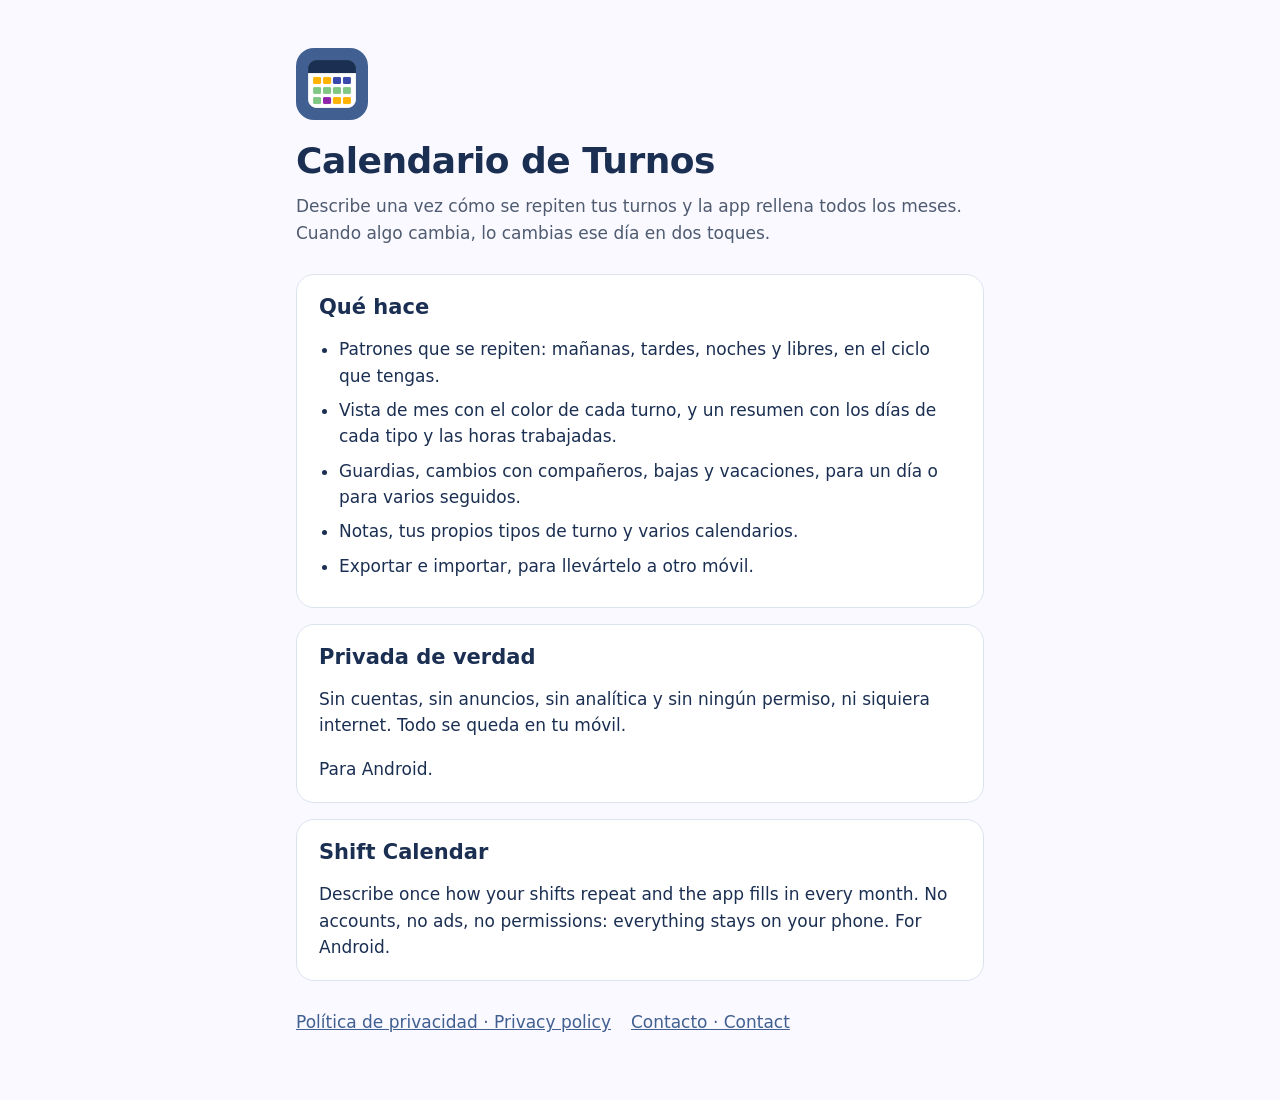
<file: index.html>
<!doctype html>
<html lang="es">
<head>
  <meta charset="utf-8">
  <meta name="viewport" content="width=device-width, initial-scale=1">
  <title>Calendario de Turnos</title>
  <link rel="stylesheet" href="estilo.css">
  <link rel="icon" href="icono.png">
  <meta name="description" content="Calendario de Turnos: describe una vez cómo se repiten tus turnos y la app rellena todos los meses. Sin cuentas, sin anuncios, sin permisos.">
</head>
<body>
  <main>
    <header>
      <img class="icono" src="icono.png" alt="">
      <h1>Calendario de Turnos</h1>
      <p class="lema">Describe una vez cómo se repiten tus turnos y la app rellena todos los meses. Cuando algo cambia, lo cambias ese día en dos toques.</p>
    </header>

    <section class="tarjeta">
      <h2>Qué hace</h2>
      <ul>
        <li>Patrones que se repiten: mañanas, tardes, noches y libres, en el ciclo que tengas.</li>
        <li>Vista de mes con el color de cada turno, y un resumen con los días de cada tipo y las horas trabajadas.</li>
        <li>Guardias, cambios con compañeros, bajas y vacaciones, para un día o para varios seguidos.</li>
        <li>Notas, tus propios tipos de turno y varios calendarios.</li>
        <li>Exportar e importar, para llevártelo a otro móvil.</li>
      </ul>
    </section>

    <section class="tarjeta">
      <h2>Privada de verdad</h2>
      <p>Sin cuentas, sin anuncios, sin analítica y sin ningún permiso, ni siquiera internet. Todo se queda en tu móvil.</p>
      <p>Para Android.</p>
    </section>

    <section class="tarjeta" lang="en">
      <h2>Shift Calendar</h2>
      <p>Describe once how your shifts repeat and the app fills in every month. No accounts, no ads, no permissions: everything stays on your phone. For Android.</p>
    </section>

    <nav>
      <a href="privacidad.html">Política de privacidad · Privacy policy</a>
      <a href="mailto:adanbarea@gmail.com">Contacto · Contact</a>
    </nav>
  </main>
</body>
</html>
</file>
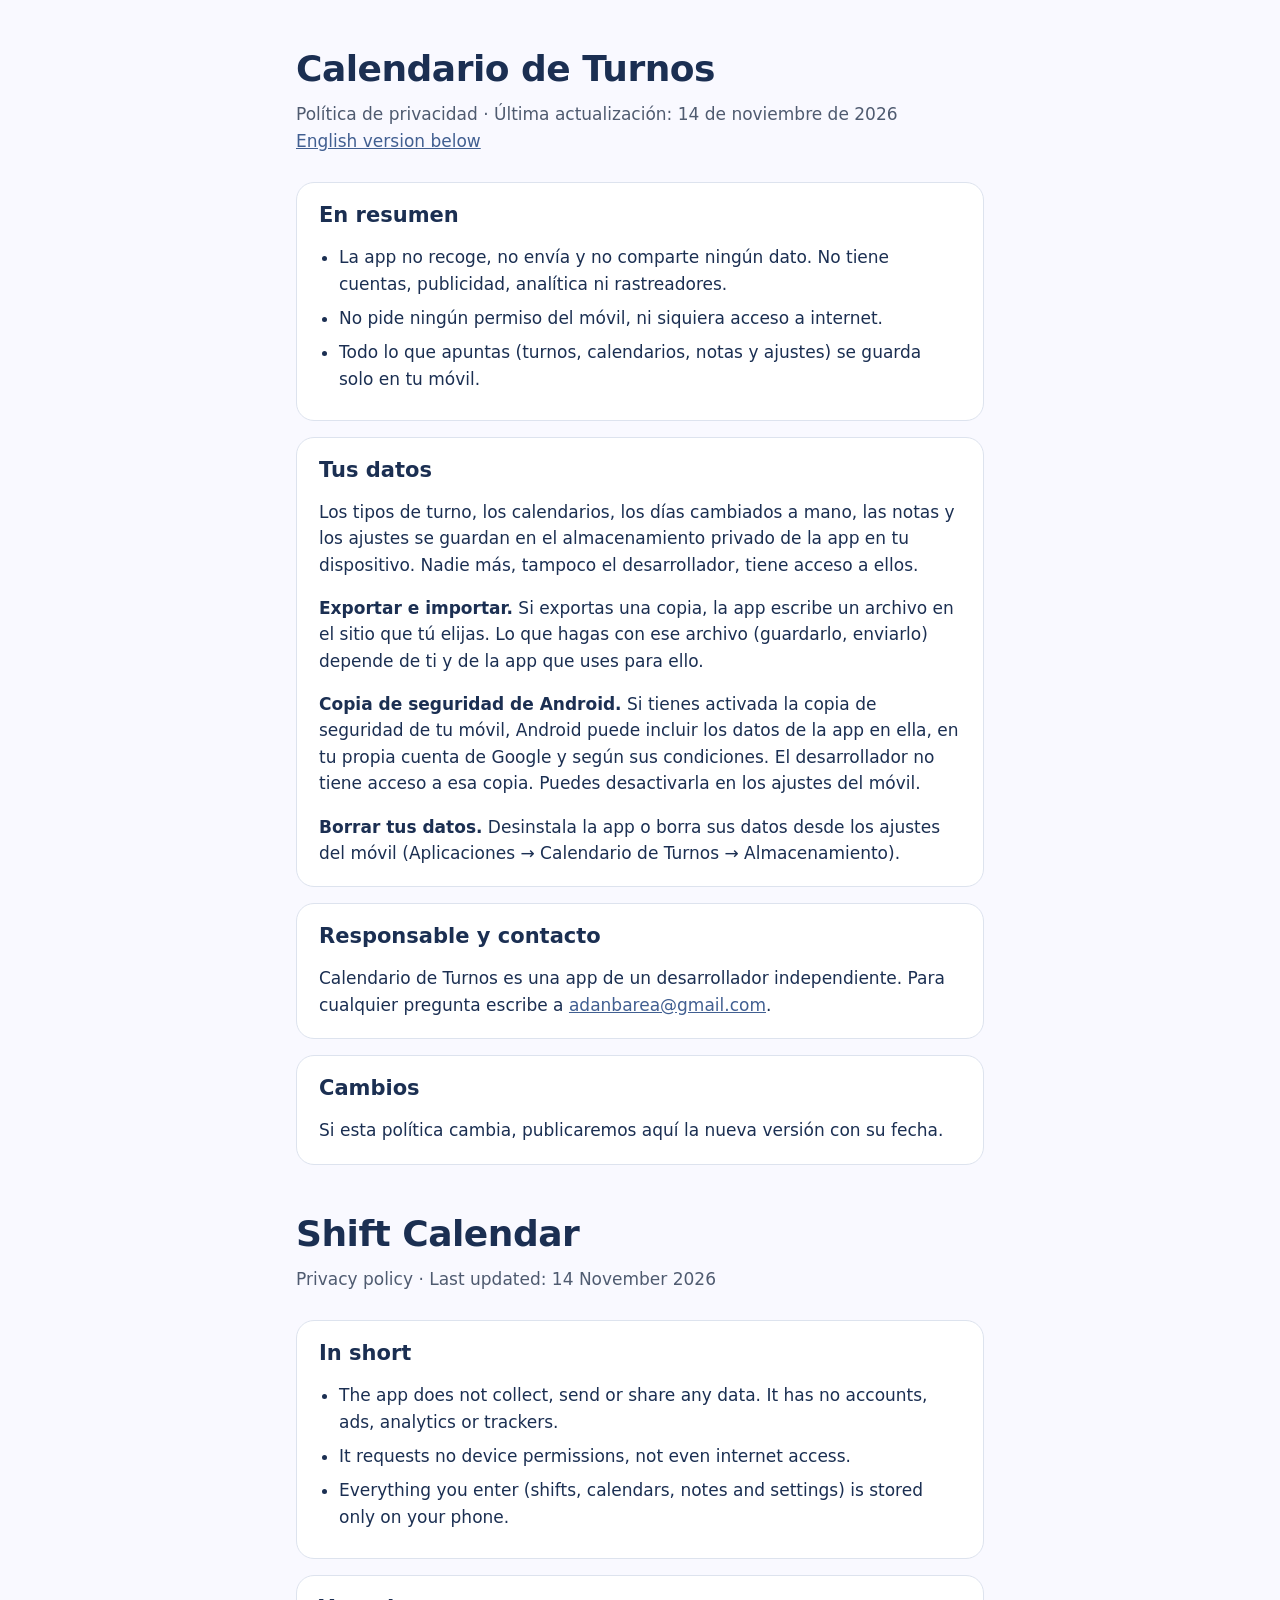
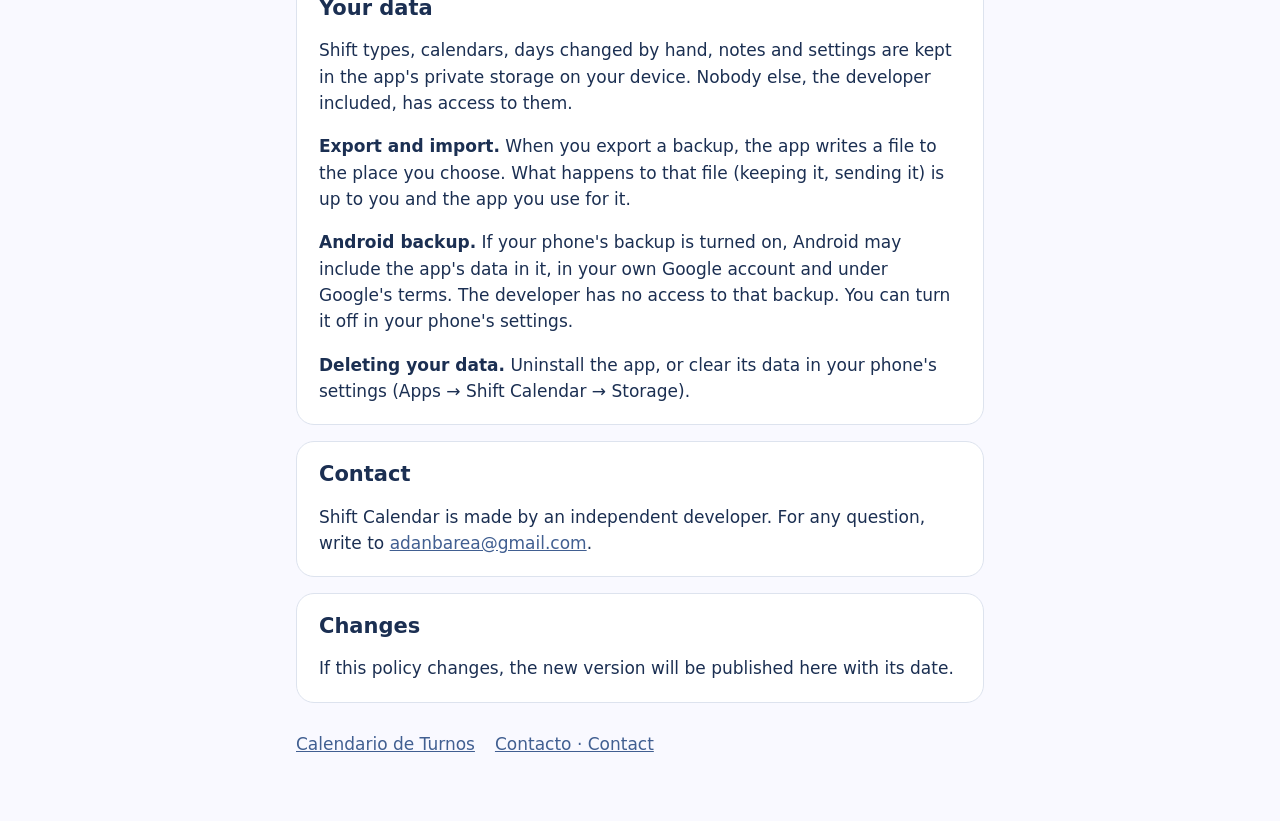
<file: privacidad.html>
<!doctype html>
<html lang="es">
<head>
  <meta charset="utf-8">
  <meta name="viewport" content="width=device-width, initial-scale=1">
  <title>Política de privacidad · Calendario de Turnos</title>
  <link rel="stylesheet" href="estilo.css">
  <meta name="description" content="Calendario de Turnos no recoge ningún dato: todo se queda en tu móvil. Privacy policy of Shift Calendar.">
</head>
<body>
  <main>
    <header>
      <h1>Calendario de Turnos</h1>
      <p class="lema">Política de privacidad · Última actualización: 14 de noviembre de 2026<br>
        <a href="#en">English version below</a></p>
    </header>

    <section class="tarjeta">
      <h2>En resumen</h2>
      <ul>
        <li>La app no recoge, no envía y no comparte ningún dato. No tiene cuentas, publicidad, analítica ni rastreadores.</li>
        <li>No pide ningún permiso del móvil, ni siquiera acceso a internet.</li>
        <li>Todo lo que apuntas (turnos, calendarios, notas y ajustes) se guarda solo en tu móvil.</li>
      </ul>
    </section>

    <section class="tarjeta">
      <h2>Tus datos</h2>
      <p>Los tipos de turno, los calendarios, los días cambiados a mano, las notas y los ajustes se guardan en el almacenamiento privado de la app en tu dispositivo. Nadie más, tampoco el desarrollador, tiene acceso a ellos.</p>
      <p><strong>Exportar e importar.</strong> Si exportas una copia, la app escribe un archivo en el sitio que tú elijas. Lo que hagas con ese archivo (guardarlo, enviarlo) depende de ti y de la app que uses para ello.</p>
      <p><strong>Copia de seguridad de Android.</strong> Si tienes activada la copia de seguridad de tu móvil, Android puede incluir los datos de la app en ella, en tu propia cuenta de Google y según sus condiciones. El desarrollador no tiene acceso a esa copia. Puedes desactivarla en los ajustes del móvil.</p>
      <p><strong>Borrar tus datos.</strong> Desinstala la app o borra sus datos desde los ajustes del móvil (Aplicaciones → Calendario de Turnos → Almacenamiento).</p>
    </section>

    <section class="tarjeta">
      <h2>Responsable y contacto</h2>
      <p>Calendario de Turnos es una app de un desarrollador independiente. Para cualquier pregunta escribe a <a href="mailto:adanbarea@gmail.com">adanbarea@gmail.com</a>.</p>
    </section>

    <section class="tarjeta">
      <h2>Cambios</h2>
      <p>Si esta política cambia, publicaremos aquí la nueva versión con su fecha.</p>
    </section>

    <div lang="en">
      <header id="en">
        <h1>Shift Calendar</h1>
        <p class="lema">Privacy policy · Last updated: 14 November 2026</p>
      </header>

      <section class="tarjeta">
        <h2>In short</h2>
        <ul>
          <li>The app does not collect, send or share any data. It has no accounts, ads, analytics or trackers.</li>
          <li>It requests no device permissions, not even internet access.</li>
          <li>Everything you enter (shifts, calendars, notes and settings) is stored only on your phone.</li>
        </ul>
      </section>

      <section class="tarjeta">
        <h2>Your data</h2>
        <p>Shift types, calendars, days changed by hand, notes and settings are kept in the app's private storage on your device. Nobody else, the developer included, has access to them.</p>
        <p><strong>Export and import.</strong> When you export a backup, the app writes a file to the place you choose. What happens to that file (keeping it, sending it) is up to you and the app you use for it.</p>
        <p><strong>Android backup.</strong> If your phone's backup is turned on, Android may include the app's data in it, in your own Google account and under Google's terms. The developer has no access to that backup. You can turn it off in your phone's settings.</p>
        <p><strong>Deleting your data.</strong> Uninstall the app, or clear its data in your phone's settings (Apps → Shift Calendar → Storage).</p>
      </section>

      <section class="tarjeta">
        <h2>Contact</h2>
        <p>Shift Calendar is made by an independent developer. For any question, write to <a href="mailto:adanbarea@gmail.com">adanbarea@gmail.com</a>.</p>
      </section>

      <section class="tarjeta">
        <h2>Changes</h2>
        <p>If this policy changes, the new version will be published here with its date.</p>
      </section>
    </div>

    <nav>
      <a href="./">Calendario de Turnos</a>
      <a href="mailto:adanbarea@gmail.com">Contacto · Contact</a>
    </nav>
  </main>
</body>
</html>
</file>
<file: estilo.css>
/* The app's colors (res/values/colors.xml): the launcher blue and the calendar ink. */
:root {
  --fondo: #f9f9ff;
  --tarjeta: #ffffff;
  --tinta: #1b2f52;
  --tinta-suave: #4f5b70;
  --linea: #dde3ee;
  --azul: #415f91;
}
@media (prefers-color-scheme: dark) {
  :root {
    --fondo: #111318;
    --tarjeta: #1d2024;
    --tinta: #e2e2e9;
    --tinta-suave: #a9b0bf;
    --linea: #33363d;
    --azul: #aac7ff;
  }
}
* { box-sizing: border-box; }
body {
  margin: 0;
  background: var(--fondo);
  color: var(--tinta);
  font: 17px/1.55 system-ui, -apple-system, "Segoe UI", Roboto, sans-serif;
}
main { max-width: 720px; margin: 0 auto; padding: 48px 16px 64px; }
h1, h2 { line-height: 1.15; margin: 0 0 12px; }
h1 { font-size: 36px; letter-spacing: -0.5px; }
h2 { font-size: 21px; }
.lema { color: var(--tinta-suave); margin: 0 0 28px; }
.tarjeta {
  background: var(--tarjeta);
  border: 1px solid var(--linea);
  border-radius: 18px;
  padding: 20px 22px;
  margin: 0 0 16px;
}
.tarjeta p:last-child, .tarjeta ul:last-child { margin-bottom: 0; }
ul { padding-left: 20px; }
li { margin: 0 0 8px; }
a { color: var(--azul); }
#en { margin-top: 48px; }
nav {
  display: flex;
  flex-wrap: wrap;
  gap: 8px 20px;
  margin-top: 28px;
}
.icono { width: 72px; height: 72px; border-radius: 18px; display: block; margin: 0 0 20px; }
</file>
